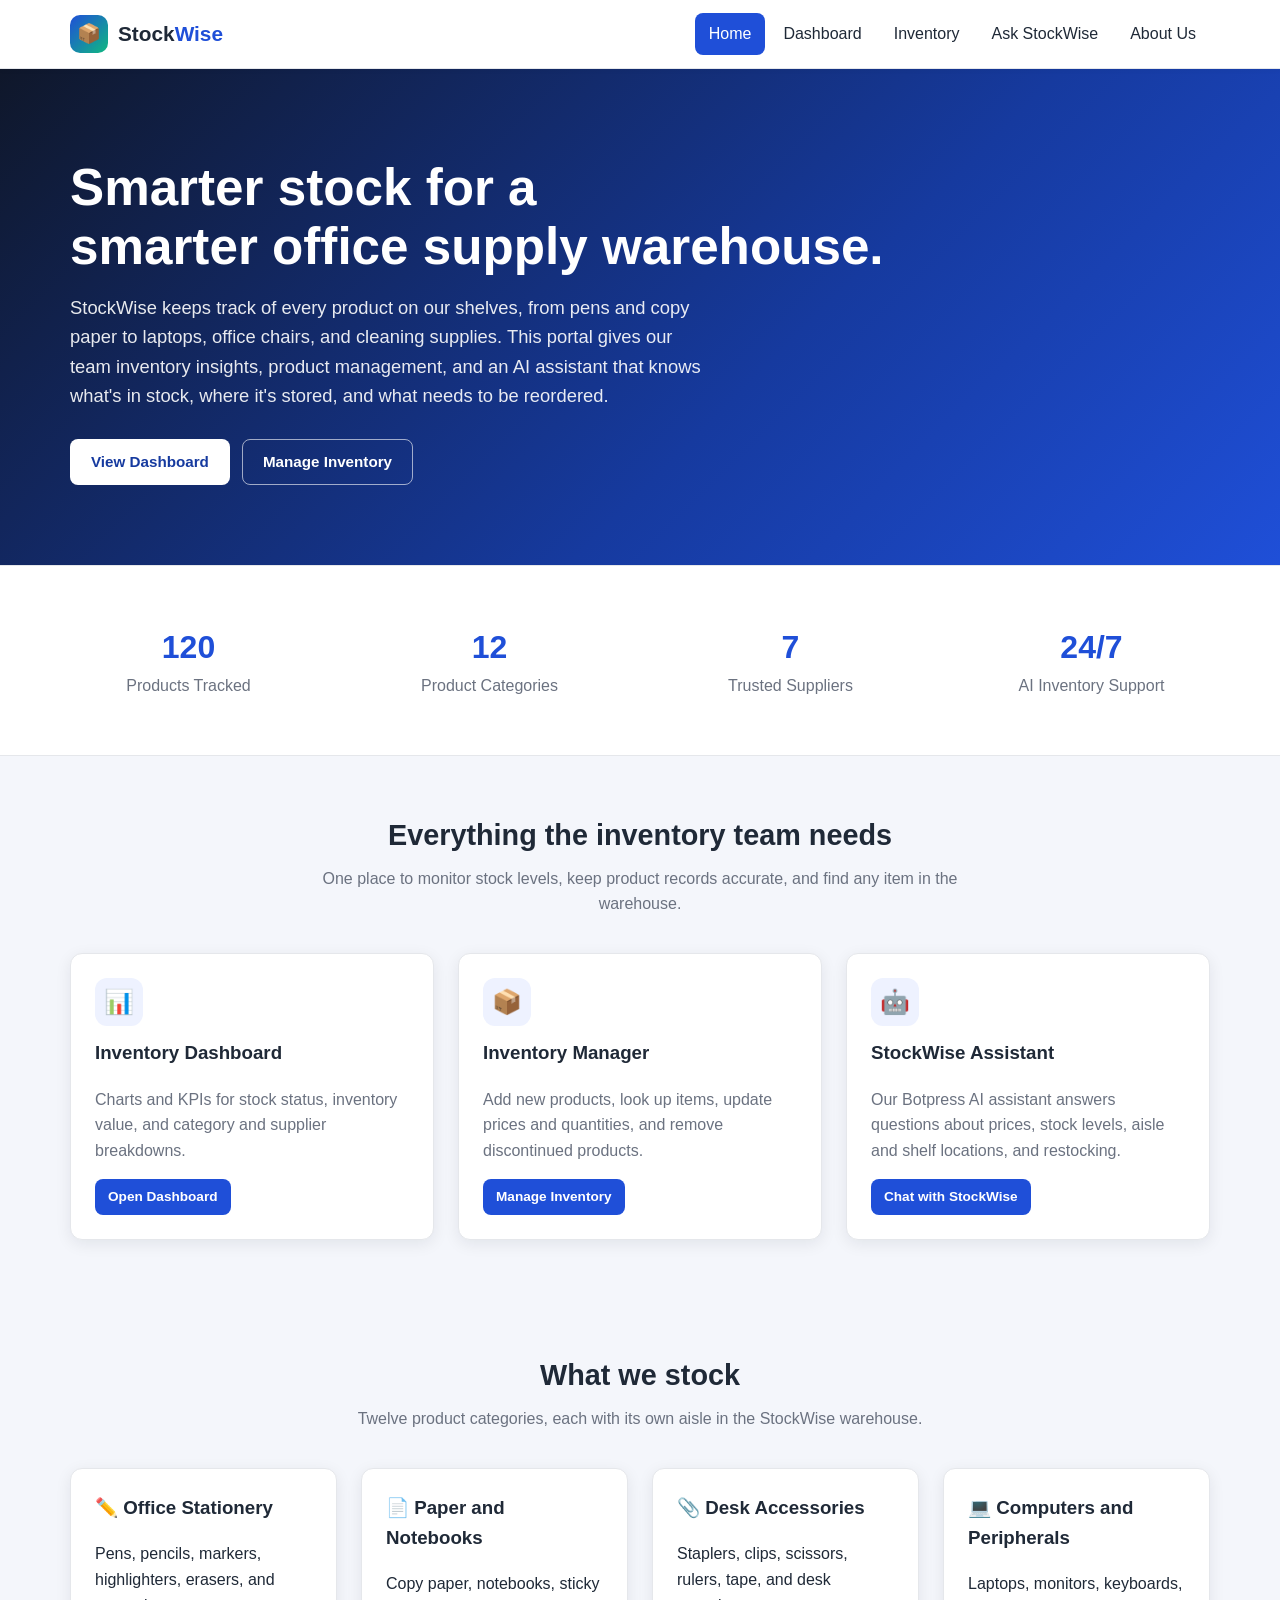
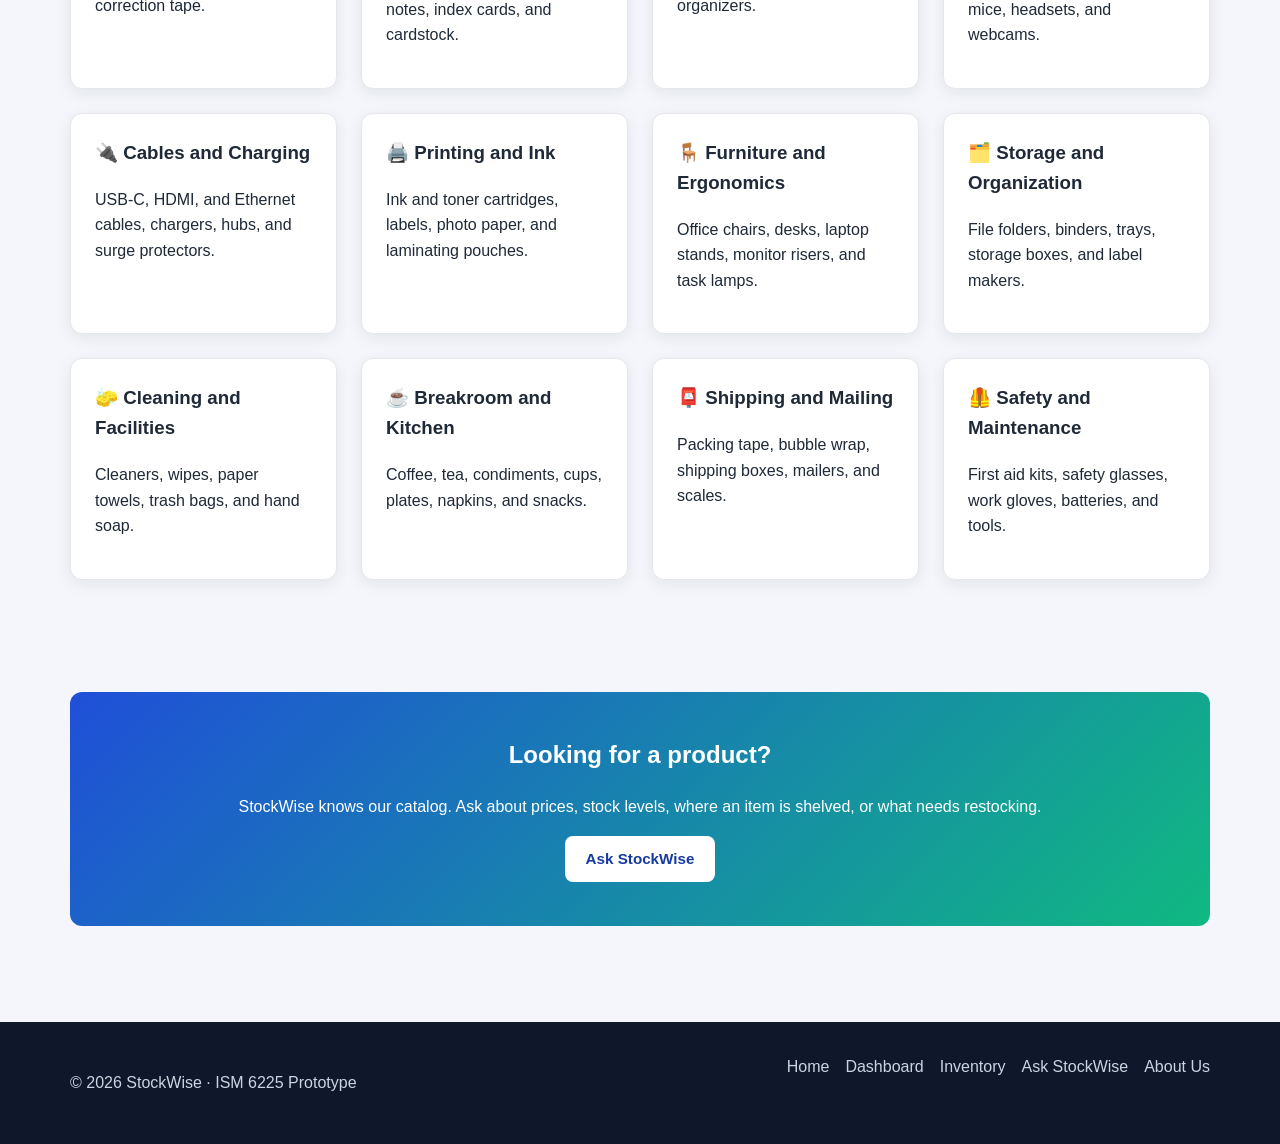
<file: index.html>
<!DOCTYPE html>
<html lang="en">
<head>
  <meta charset="UTF-8">
  <meta name="viewport" content="width=device-width, initial-scale=1.0">
  <meta name="description" content="StockWise - office supply inventory management with an AI-powered stock assistant.">
  <title>StockWise | Home</title>
  <link rel="stylesheet" href="css/site.css">
</head>
<body>
  <header class="site-header">
    <nav class="container nav-bar" aria-label="Main navigation">
      <a href="index.html" class="brand"><span class="brand-logo">📦</span><span>Stock<span class="highlight">Wise</span></span></a>
      <button class="nav-toggle" aria-label="Toggle menu" aria-expanded="false">☰</button>
      <ul class="nav-links">
        <li><a href="index.html">Home</a></li>
        <li><a href="dashboard.html">Dashboard</a></li>
        <li><a href="crud.html">Inventory</a></li>
        <li><a href="bot.html">Ask StockWise</a></li>
        <li><a href="aboutus.html">About Us</a></li>
      </ul>
    </nav>
  </header>

  <main>
    <section class="hero">
      <div class="container">
        <h1>Smarter stock for a<br>smarter office supply warehouse.</h1>
        <p>StockWise keeps track of every product on our shelves, from pens and copy paper to laptops, office chairs, and cleaning supplies. This portal gives our team inventory insights, product management, and an AI assistant that knows what's in stock, where it's stored, and what needs to be reordered.</p>
        <div class="hero-actions">
          <a href="dashboard.html" class="btn btn-light">View Dashboard</a>
          <a href="crud.html" class="btn btn-outline">Manage Inventory</a>
        </div>
      </div>
    </section>

    <section class="stats-band">
      <div class="container section grid grid-4">
        <div class="stat"><div class="value">120</div><div class="label">Products Tracked</div></div>
        <div class="stat"><div class="value">12</div><div class="label">Product Categories</div></div>
        <div class="stat"><div class="value">7</div><div class="label">Trusted Suppliers</div></div>
        <div class="stat"><div class="value">24/7</div><div class="label">AI Inventory Support</div></div>
      </div>
    </section>

    <section class="section">
      <div class="container">
        <h2 class="section-title">Everything the inventory team needs</h2>
        <p class="section-subtitle">One place to monitor stock levels, keep product records accurate, and find any item in the warehouse.</p>

        <div class="grid grid-3">
          <article class="card feature-card">
            <div class="feature-icon">📊</div>
            <h3>Inventory Dashboard</h3>
            <p>Charts and KPIs for stock status, inventory value, and category and supplier breakdowns.</p>
            <a href="dashboard.html" class="btn btn-primary btn-sm">Open Dashboard</a>
          </article>
          <article class="card feature-card">
            <div class="feature-icon">📦</div>
            <h3>Inventory Manager</h3>
            <p>Add new products, look up items, update prices and quantities, and remove discontinued products.</p>
            <a href="crud.html" class="btn btn-primary btn-sm">Manage Inventory</a>
          </article>
          <article class="card feature-card">
            <div class="feature-icon">🤖</div>
            <h3>StockWise Assistant</h3>
            <p>Our Botpress AI assistant answers questions about prices, stock levels, aisle and shelf locations, and restocking.</p>
            <a href="bot.html" class="btn btn-primary btn-sm">Chat with StockWise</a>
          </article>
        </div>
      </div>
    </section>

    <section class="section">
      <div class="container">
        <h2 class="section-title">What we stock</h2>
        <p class="section-subtitle">Twelve product categories, each with its own aisle in the StockWise warehouse.</p>
        <div class="grid grid-3">
          <div class="card"><h3>✏️ Office Stationery</h3><p>Pens, pencils, markers, highlighters, erasers, and correction tape.</p></div>
          <div class="card"><h3>📄 Paper and Notebooks</h3><p>Copy paper, notebooks, sticky notes, index cards, and cardstock.</p></div>
          <div class="card"><h3>📎 Desk Accessories</h3><p>Staplers, clips, scissors, rulers, tape, and desk organizers.</p></div>
          <div class="card"><h3>💻 Computers and Peripherals</h3><p>Laptops, monitors, keyboards, mice, headsets, and webcams.</p></div>
          <div class="card"><h3>🔌 Cables and Charging</h3><p>USB-C, HDMI, and Ethernet cables, chargers, hubs, and surge protectors.</p></div>
          <div class="card"><h3>🖨️ Printing and Ink</h3><p>Ink and toner cartridges, labels, photo paper, and laminating pouches.</p></div>
          <div class="card"><h3>🪑 Furniture and Ergonomics</h3><p>Office chairs, desks, laptop stands, monitor risers, and task lamps.</p></div>
          <div class="card"><h3>🗂️ Storage and Organization</h3><p>File folders, binders, trays, storage boxes, and label makers.</p></div>
          <div class="card"><h3>🧽 Cleaning and Facilities</h3><p>Cleaners, wipes, paper towels, trash bags, and hand soap.</p></div>
          <div class="card"><h3>☕ Breakroom and Kitchen</h3><p>Coffee, tea, condiments, cups, plates, napkins, and snacks.</p></div>
          <div class="card"><h3>📮 Shipping and Mailing</h3><p>Packing tape, bubble wrap, shipping boxes, mailers, and scales.</p></div>
          <div class="card"><h3>🦺 Safety and Maintenance</h3><p>First aid kits, safety glasses, work gloves, batteries, and tools.</p></div>
        </div>
      </div>
    </section>

    <section class="section">
      <div class="container">
        <div class="cta">
          <h2>Looking for a product?</h2>
          <p>StockWise knows our catalog. Ask about prices, stock levels, where an item is shelved, or what needs restocking.</p>
          <a href="bot.html" class="btn btn-light">Ask StockWise</a>
        </div>
      </div>
    </section>
  </main>

  <footer class="site-footer">
    <div class="container footer-inner">
      <p>&copy; <span id="year">2026</span> StockWise &middot; ISM 6225 Prototype</p>
      <ul class="footer-links">
        <li><a href="index.html">Home</a></li>
        <li><a href="dashboard.html">Dashboard</a></li>
        <li><a href="crud.html">Inventory</a></li>
        <li><a href="bot.html">Ask StockWise</a></li>
        <li><a href="aboutus.html">About Us</a></li>
      </ul>
    </div>
  </footer>

  <script src="js/main.js"></script>
</body>
</html>
</file>
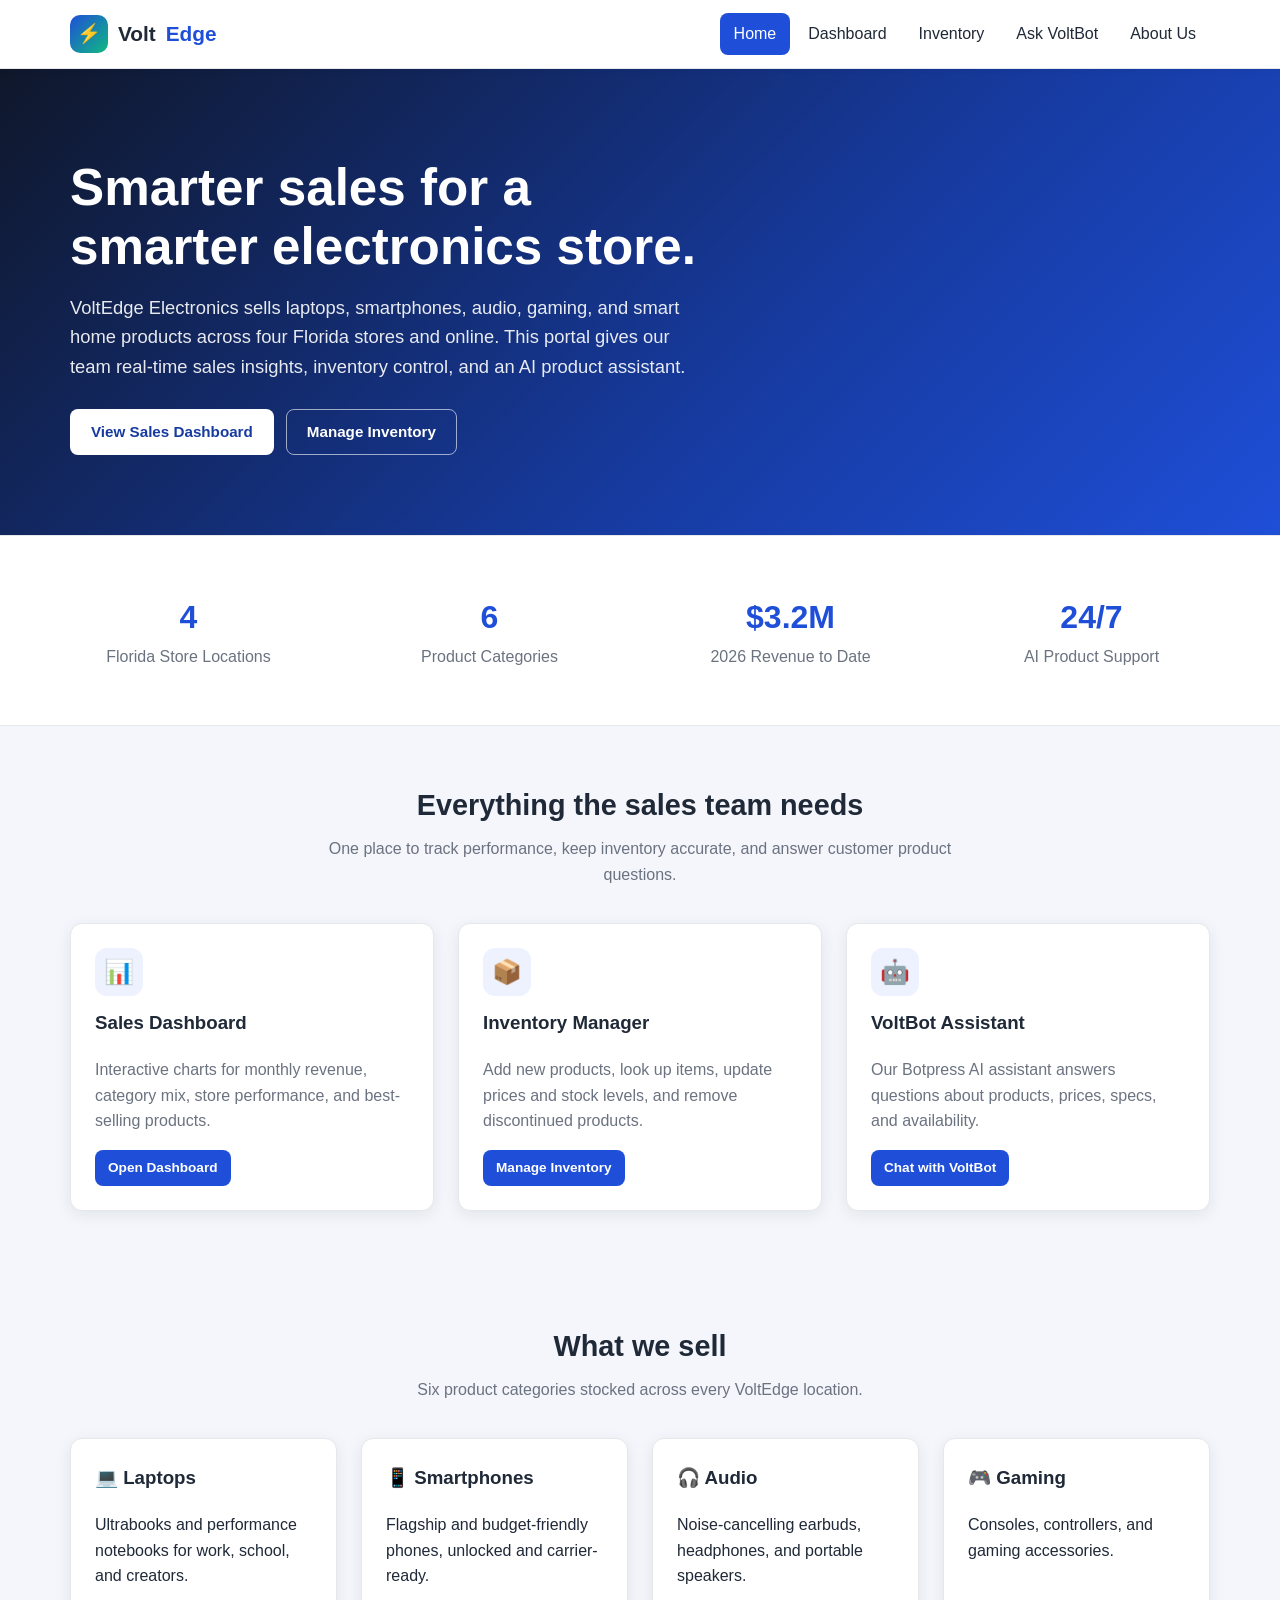
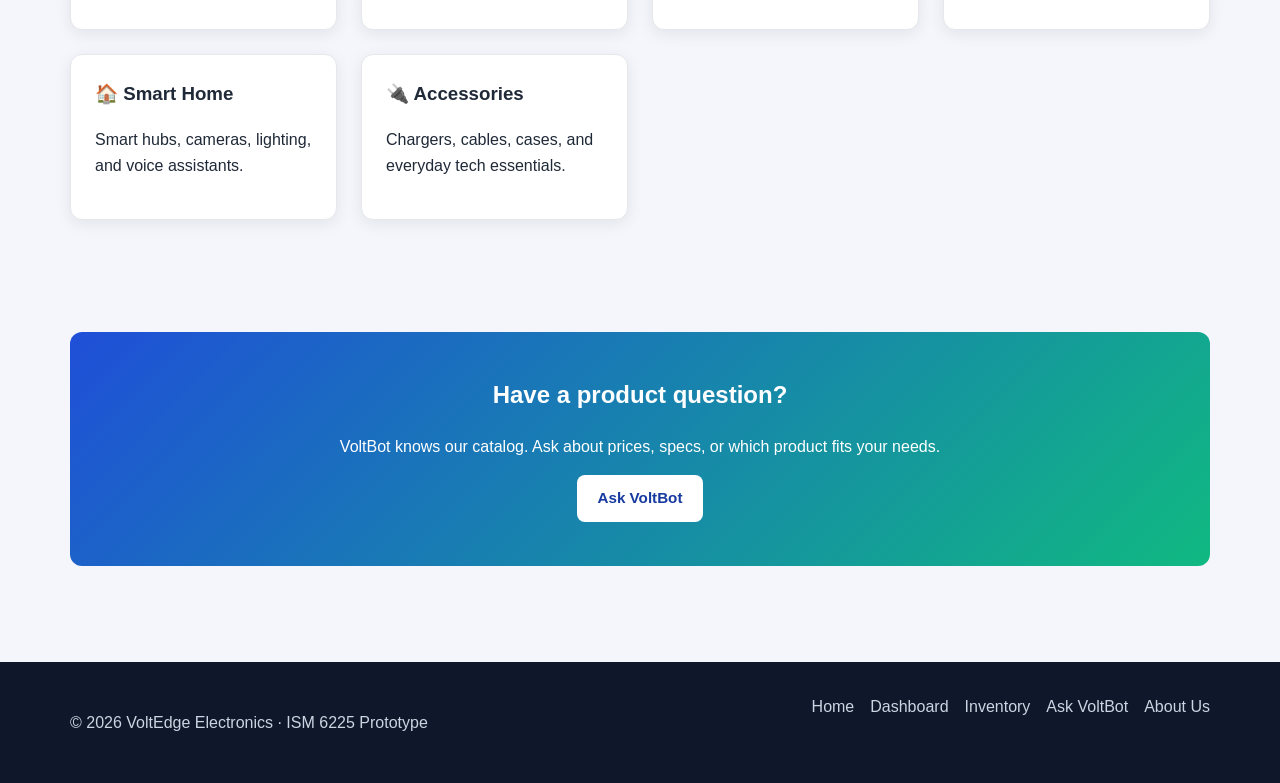
<file: Downloads/Botpress-Chatbot-html-css-js-ISM-6225-main/Botpress-Chatbot-html-css-js-ISM-6225-main/index.html>
<!DOCTYPE html>
<html lang="en">
<head>
  <meta charset="UTF-8">
  <meta name="viewport" content="width=device-width, initial-scale=1.0">
  <meta name="description" content="VoltEdge Electronics - consumer electronics sales and inventory management.">
  <title>VoltEdge Electronics | Home</title>
  <link rel="stylesheet" href="css/site.css">
</head>
<body>
  <header class="site-header">
    <nav class="container nav-bar" aria-label="Main navigation">
      <a href="index.html" class="brand"><span class="brand-logo">⚡</span>Volt<span class="highlight">Edge</span></a>
      <button class="nav-toggle" aria-label="Toggle menu" aria-expanded="false">☰</button>
      <ul class="nav-links">
        <li><a href="index.html">Home</a></li>
        <li><a href="dashboard.html">Dashboard</a></li>
        <li><a href="crud.html">Inventory</a></li>
        <li><a href="bot.html">Ask VoltBot</a></li>
        <li><a href="aboutus.html">About Us</a></li>
      </ul>
    </nav>
  </header>

  <main>
    <section class="hero">
      <div class="container">
        <h1>Smarter sales for a<br>smarter electronics store.</h1>
        <p>VoltEdge Electronics sells laptops, smartphones, audio, gaming, and smart home products across four Florida stores and online. This portal gives our team real-time sales insights, inventory control, and an AI product assistant.</p>
        <div class="hero-actions">
          <a href="dashboard.html" class="btn btn-light">View Sales Dashboard</a>
          <a href="crud.html" class="btn btn-outline">Manage Inventory</a>
        </div>
      </div>
    </section>

    <section class="stats-band">
      <div class="container section grid grid-4">
        <div class="stat"><div class="value">4</div><div class="label">Florida Store Locations</div></div>
        <div class="stat"><div class="value">6</div><div class="label">Product Categories</div></div>
        <div class="stat"><div class="value">$3.2M</div><div class="label">2026 Revenue to Date</div></div>
        <div class="stat"><div class="value">24/7</div><div class="label">AI Product Support</div></div>
      </div>
    </section>

    <section class="section">
      <div class="container">
        <h2 class="section-title">Everything the sales team needs</h2>
        <p class="section-subtitle">One place to track performance, keep inventory accurate, and answer customer product questions.</p>

        <div class="grid grid-3">
          <article class="card feature-card">
            <div class="feature-icon">📊</div>
            <h3>Sales Dashboard</h3>
            <p>Interactive charts for monthly revenue, category mix, store performance, and best-selling products.</p>
            <a href="dashboard.html" class="btn btn-primary btn-sm">Open Dashboard</a>
          </article>
          <article class="card feature-card">
            <div class="feature-icon">📦</div>
            <h3>Inventory Manager</h3>
            <p>Add new products, look up items, update prices and stock levels, and remove discontinued products.</p>
            <a href="crud.html" class="btn btn-primary btn-sm">Manage Inventory</a>
          </article>
          <article class="card feature-card">
            <div class="feature-icon">🤖</div>
            <h3>VoltBot Assistant</h3>
            <p>Our Botpress AI assistant answers questions about products, prices, specs, and availability.</p>
            <a href="bot.html" class="btn btn-primary btn-sm">Chat with VoltBot</a>
          </article>
        </div>
      </div>
    </section>

    <section class="section">
      <div class="container">
        <h2 class="section-title">What we sell</h2>
        <p class="section-subtitle">Six product categories stocked across every VoltEdge location.</p>
        <div class="grid grid-3">
          <div class="card"><h3>💻 Laptops</h3><p>Ultrabooks and performance notebooks for work, school, and creators.</p></div>
          <div class="card"><h3>📱 Smartphones</h3><p>Flagship and budget-friendly phones, unlocked and carrier-ready.</p></div>
          <div class="card"><h3>🎧 Audio</h3><p>Noise-cancelling earbuds, headphones, and portable speakers.</p></div>
          <div class="card"><h3>🎮 Gaming</h3><p>Consoles, controllers, and gaming accessories.</p></div>
          <div class="card"><h3>🏠 Smart Home</h3><p>Smart hubs, cameras, lighting, and voice assistants.</p></div>
          <div class="card"><h3>🔌 Accessories</h3><p>Chargers, cables, cases, and everyday tech essentials.</p></div>
        </div>
      </div>
    </section>

    <section class="section">
      <div class="container">
        <div class="cta">
          <h2>Have a product question?</h2>
          <p>VoltBot knows our catalog. Ask about prices, specs, or which product fits your needs.</p>
          <a href="bot.html" class="btn btn-light">Ask VoltBot</a>
        </div>
      </div>
    </section>
  </main>

  <footer class="site-footer">
    <div class="container footer-inner">
      <p>&copy; <span id="year">2026</span> VoltEdge Electronics &middot; ISM 6225 Prototype</p>
      <ul class="footer-links">
        <li><a href="index.html">Home</a></li>
        <li><a href="dashboard.html">Dashboard</a></li>
        <li><a href="crud.html">Inventory</a></li>
        <li><a href="bot.html">Ask VoltBot</a></li>
        <li><a href="aboutus.html">About Us</a></li>
      </ul>
    </div>
  </footer>

  <script src="js/main.js"></script>
</body>
</html>
</file>
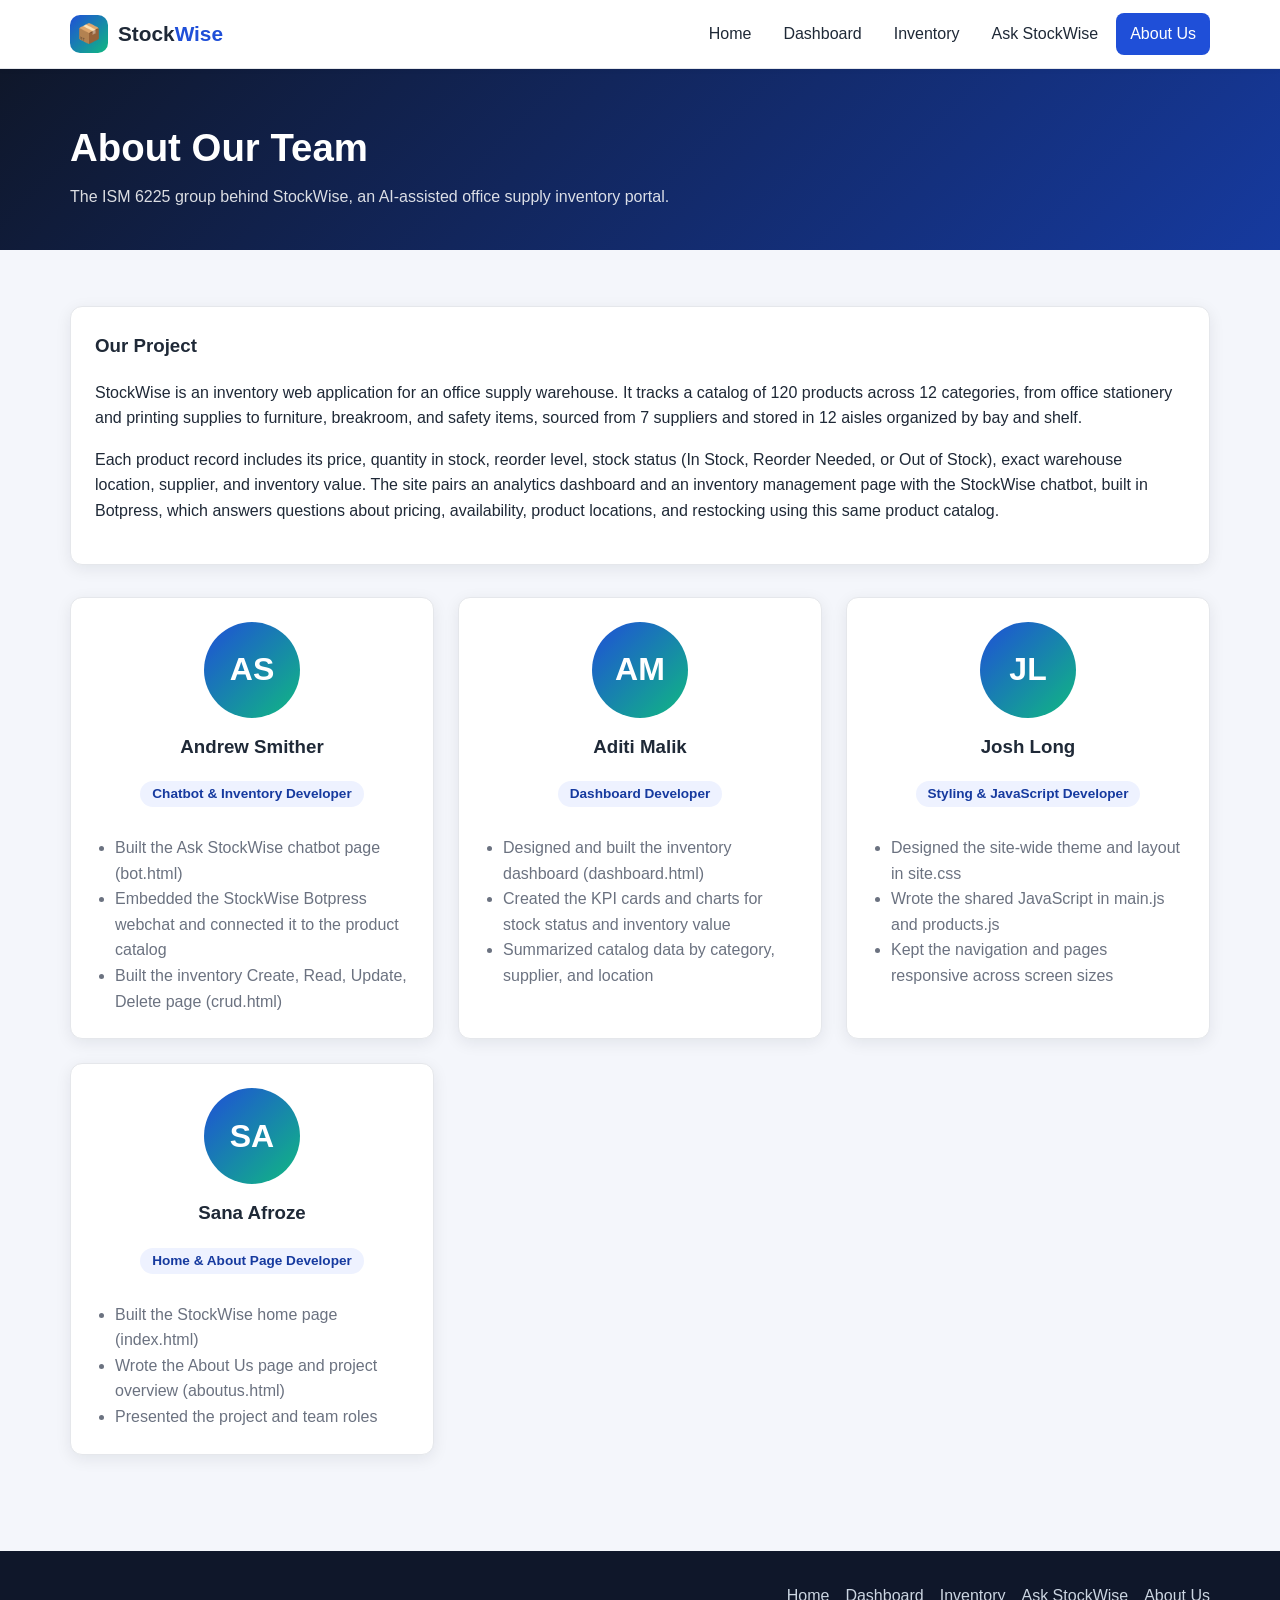
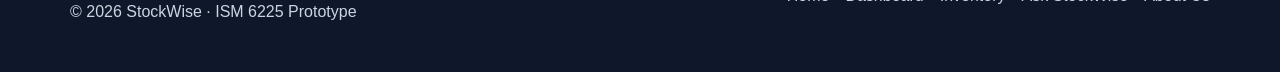
<file: aboutus.html>
<!DOCTYPE html>
<html lang="en">
<head>
  <meta charset="UTF-8">
  <meta name="viewport" content="width=device-width, initial-scale=1.0">
  <title>StockWise | About Us</title>
  <link rel="stylesheet" href="css/site.css">
</head>
<body>
  <header class="site-header">
    <nav class="container nav-bar" aria-label="Main navigation">
      <a href="index.html" class="brand"><span class="brand-logo">📦</span><span>Stock<span class="highlight">Wise</span></span></a>
      <button class="nav-toggle" aria-label="Toggle menu" aria-expanded="false">☰</button>
      <ul class="nav-links">
        <li><a href="index.html">Home</a></li>
        <li><a href="dashboard.html">Dashboard</a></li>
        <li><a href="crud.html">Inventory</a></li>
        <li><a href="bot.html">Ask StockWise</a></li>
        <li><a href="aboutus.html">About Us</a></li>
      </ul>
    </nav>
  </header>

  <main>
    <section class="page-header">
      <div class="container">
        <h1>About Our Team</h1>
        <p>The ISM 6225 group behind StockWise, an AI-assisted office supply inventory portal.</p>
      </div>
    </section>

    <section class="section">
      <div class="container">
        <div class="card" style="margin-bottom: 32px;">
          <h3>Our Project</h3>
          <p>StockWise is an inventory web application for an office supply warehouse. It tracks a catalog of 120 products across 12 categories, from office stationery and printing supplies to furniture, breakroom, and safety items, sourced from 7 suppliers and stored in 12 aisles organized by bay and shelf.</p>
          <p>Each product record includes its price, quantity in stock, reorder level, stock status (In Stock, Reorder Needed, or Out of Stock), exact warehouse location, supplier, and inventory value. The site pairs an analytics dashboard and an inventory management page with the StockWise chatbot, built in Botpress, which answers questions about pricing, availability, product locations, and restocking using this same product catalog.</p>
          <!-- <p><a href="https://cdn.botpress.cloud/webchat/v3.7/shareable.html?configUrl=https://files.bpcontent.cloud/2026/10/23/18/20261023184203-ZKYM89MN.json" target="_blank" rel="noopener">Open the StockWise chatbot in a new tab</a></p> -->
        </div>

        <div class="grid grid-2">
          <article class="card team-card">
            <div class="avatar">AS</div>
            <h3>Andrew Smither</h3>
            <span class="role">Chatbot &amp; Inventory Developer</span>
            <ul>
              <li>Built the Ask StockWise chatbot page (bot.html)</li>
              <li>Embedded the StockWise Botpress webchat and connected it to the product catalog</li>
              <li>Built the inventory Create, Read, Update, Delete page (crud.html)</li>
            </ul>
          </article>

          <article class="card team-card">
            <div class="avatar">AM</div>
            <h3>Aditi Malik</h3>
            <span class="role">Dashboard Developer</span>
            <ul>
              <li>Designed and built the inventory dashboard (dashboard.html)</li>
              <li>Created the KPI cards and charts for stock status and inventory value</li>
              <li>Summarized catalog data by category, supplier, and location</li>
            </ul>
          </article>

          <article class="card team-card">
            <div class="avatar">JL</div>
            <h3>Josh Long</h3>
            <span class="role">Styling &amp; JavaScript Developer</span>
            <ul>
              <li>Designed the site-wide theme and layout in site.css</li>
              <li>Wrote the shared JavaScript in main.js and products.js</li>
              <li>Kept the navigation and pages responsive across screen sizes</li>
            </ul>
          </article>

          <article class="card team-card">
            <div class="avatar">SA</div>
            <h3>Sana Afroze</h3>
            <span class="role">Home &amp; About Page Developer</span>
            <ul>
              <li>Built the StockWise home page (index.html)</li>
              <li>Wrote the About Us page and project overview (aboutus.html)</li>
              <li>Presented the project and team roles</li>
            </ul>
          </article>
        </div>
      </div>
    </section>
  </main>

  <footer class="site-footer">
    <div class="container footer-inner">
      <p>&copy; <span id="year">2026</span> StockWise &middot; ISM 6225 Prototype</p>
      <ul class="footer-links">
        <li><a href="index.html">Home</a></li>
        <li><a href="dashboard.html">Dashboard</a></li>
        <li><a href="crud.html">Inventory</a></li>
        <li><a href="bot.html">Ask StockWise</a></li>
        <li><a href="aboutus.html">About Us</a></li>
      </ul>
    </div>
  </footer>

  <script src="js/main.js"></script>
</body>
</html>
</file>
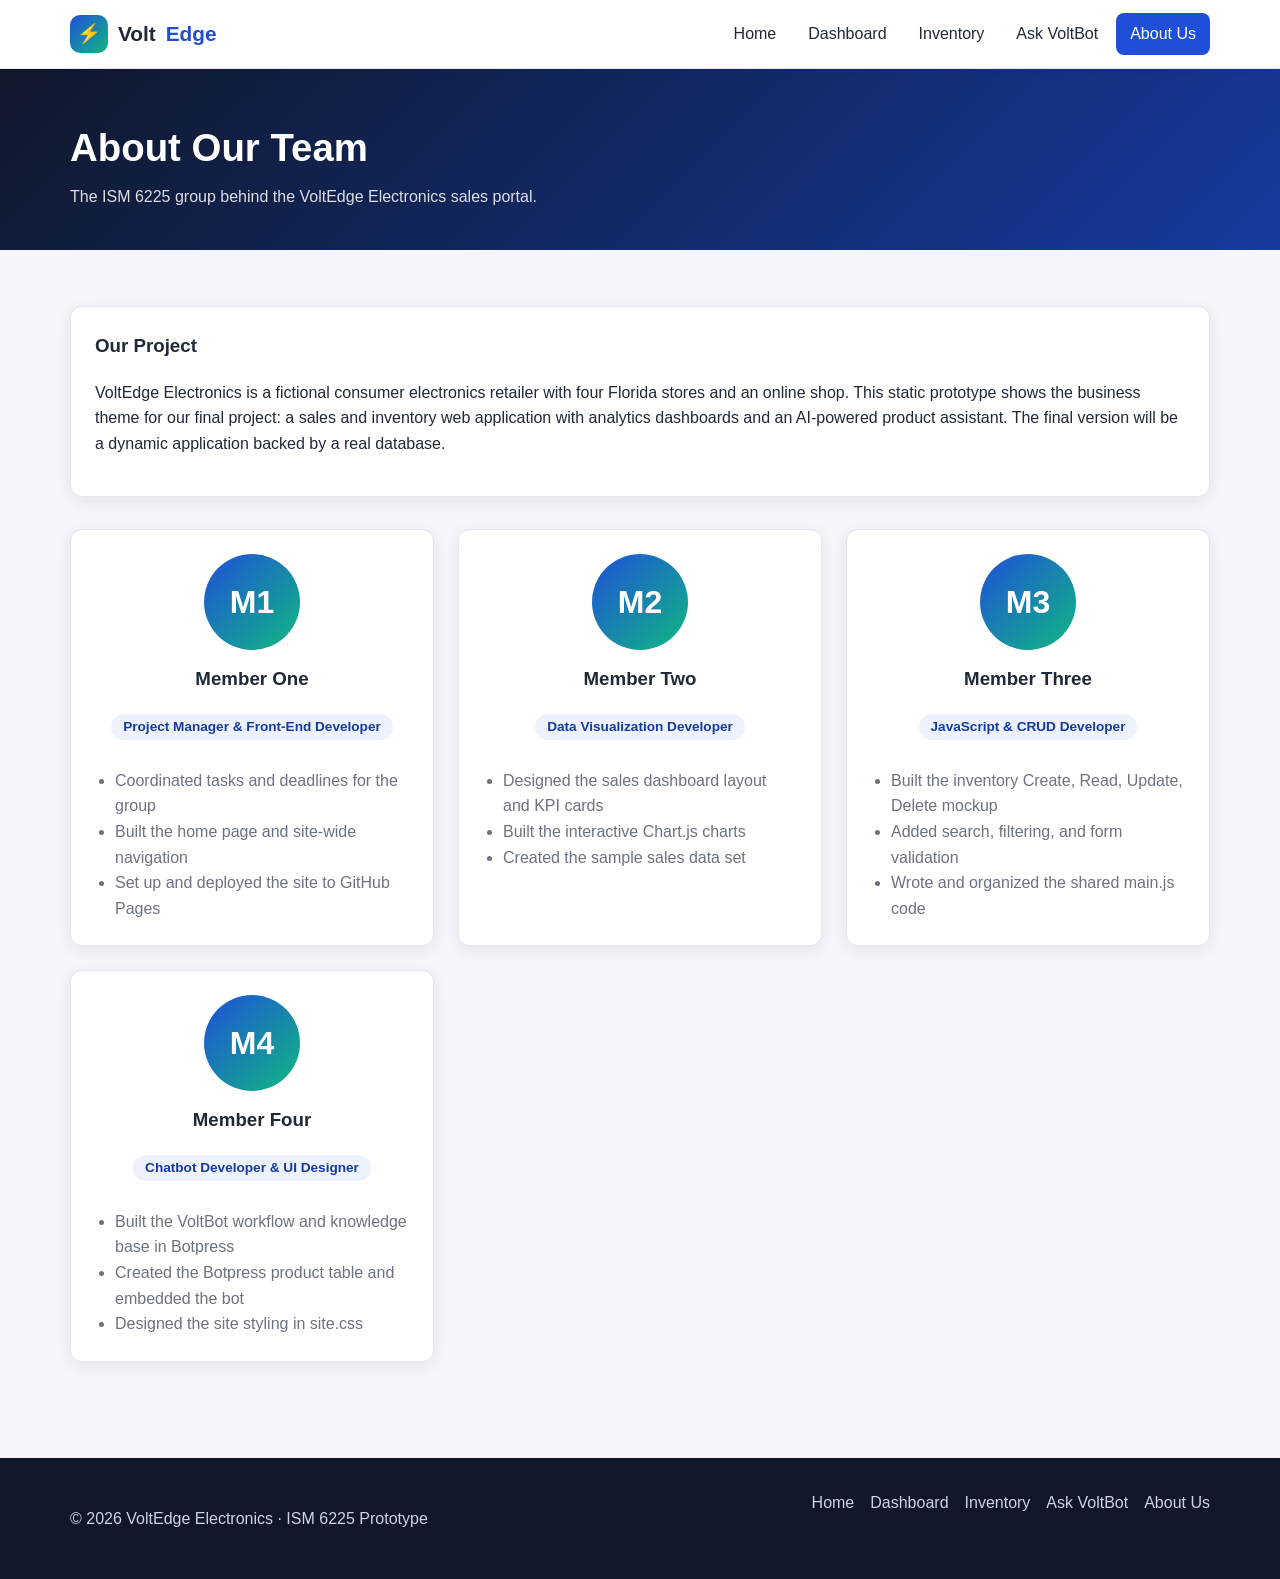
<file: Downloads/Botpress-Chatbot-html-css-js-ISM-6225-main/Botpress-Chatbot-html-css-js-ISM-6225-main/aboutus.html>
<!DOCTYPE html>
<html lang="en">
<head>
  <meta charset="UTF-8">
  <meta name="viewport" content="width=device-width, initial-scale=1.0">
  <title>VoltEdge Electronics | About Us</title>
  <link rel="stylesheet" href="css/site.css">
</head>
<body>
  <header class="site-header">
    <nav class="container nav-bar" aria-label="Main navigation">
      <a href="index.html" class="brand"><span class="brand-logo">⚡</span>Volt<span class="highlight">Edge</span></a>
      <button class="nav-toggle" aria-label="Toggle menu" aria-expanded="false">☰</button>
      <ul class="nav-links">
        <li><a href="index.html">Home</a></li>
        <li><a href="dashboard.html">Dashboard</a></li>
        <li><a href="crud.html">Inventory</a></li>
        <li><a href="bot.html">Ask VoltBot</a></li>
        <li><a href="aboutus.html">About Us</a></li>
      </ul>
    </nav>
  </header>

  <main>
    <section class="page-header">
      <div class="container">
        <h1>About Our Team</h1>
        <p>The ISM 6225 group behind the VoltEdge Electronics sales portal.</p>
      </div>
    </section>

    <section class="section">
      <div class="container">
        <div class="card" style="margin-bottom: 32px;">
          <h3>Our Project</h3>
          <p>VoltEdge Electronics is a fictional consumer electronics retailer with four Florida stores and an online shop. This static prototype shows the business theme for our final project: a sales and inventory web application with analytics dashboards and an AI-powered product assistant. The final version will be a dynamic application backed by a real database.</p>
        </div>

        <!-- Replace the names, roles, and contributions below with your group's details -->
        <div class="grid grid-2">
          <article class="card team-card">
            <div class="avatar">M1</div>
            <h3>Member One</h3>
            <span class="role">Project Manager &amp; Front-End Developer</span>
            <ul>
              <li>Coordinated tasks and deadlines for the group</li>
              <li>Built the home page and site-wide navigation</li>
              <li>Set up and deployed the site to GitHub Pages</li>
            </ul>
          </article>

          <article class="card team-card">
            <div class="avatar">M2</div>
            <h3>Member Two</h3>
            <span class="role">Data Visualization Developer</span>
            <ul>
              <li>Designed the sales dashboard layout and KPI cards</li>
              <li>Built the interactive Chart.js charts</li>
              <li>Created the sample sales data set</li>
            </ul>
          </article>

          <article class="card team-card">
            <div class="avatar">M3</div>
            <h3>Member Three</h3>
            <span class="role">JavaScript &amp; CRUD Developer</span>
            <ul>
              <li>Built the inventory Create, Read, Update, Delete mockup</li>
              <li>Added search, filtering, and form validation</li>
              <li>Wrote and organized the shared main.js code</li>
            </ul>
          </article>

          <article class="card team-card">
            <div class="avatar">M4</div>
            <h3>Member Four</h3>
            <span class="role">Chatbot Developer &amp; UI Designer</span>
            <ul>
              <li>Built the VoltBot workflow and knowledge base in Botpress</li>
              <li>Created the Botpress product table and embedded the bot</li>
              <li>Designed the site styling in site.css</li>
            </ul>
          </article>
        </div>
      </div>
    </section>
  </main>

  <footer class="site-footer">
    <div class="container footer-inner">
      <p>&copy; <span id="year">2026</span> VoltEdge Electronics &middot; ISM 6225 Prototype</p>
      <ul class="footer-links">
        <li><a href="index.html">Home</a></li>
        <li><a href="dashboard.html">Dashboard</a></li>
        <li><a href="crud.html">Inventory</a></li>
        <li><a href="bot.html">Ask VoltBot</a></li>
        <li><a href="aboutus.html">About Us</a></li>
      </ul>
    </div>
  </footer>

  <script src="js/main.js"></script>
</body>
</html>
</file>
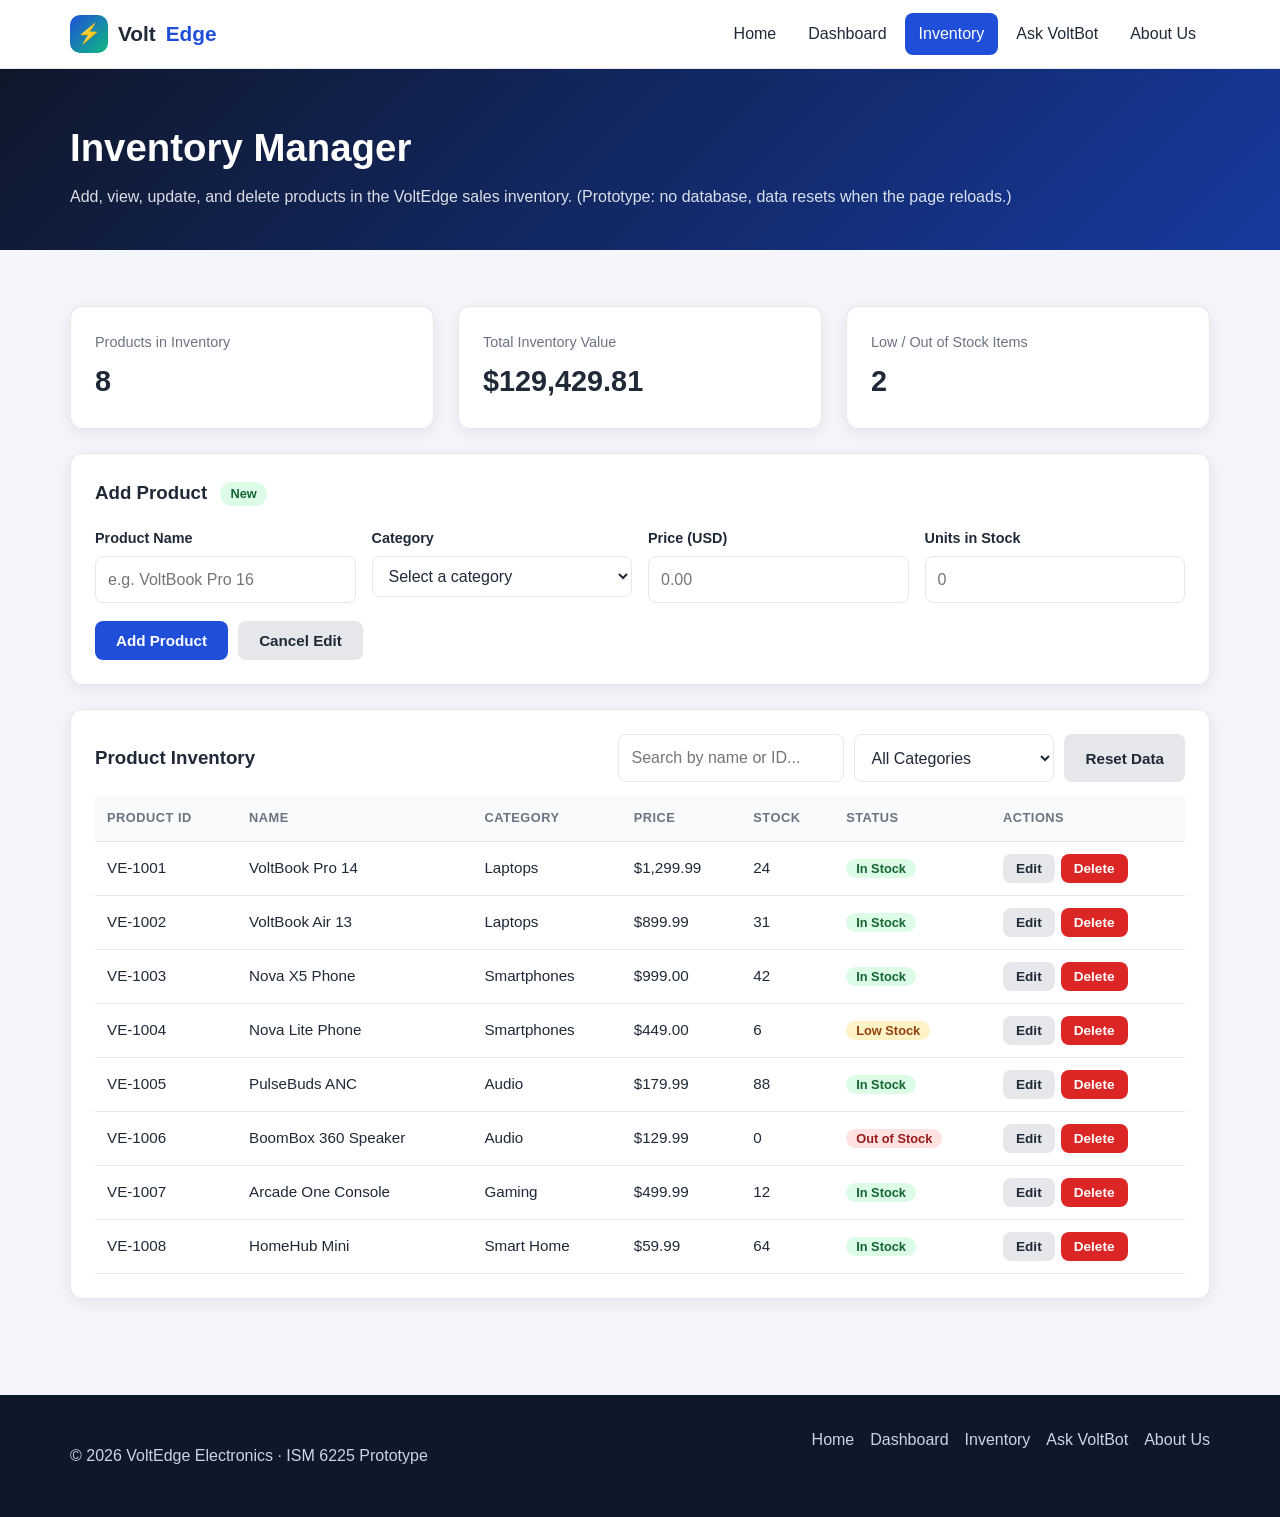
<file: Downloads/Botpress-Chatbot-html-css-js-ISM-6225-main/Botpress-Chatbot-html-css-js-ISM-6225-main/crud.html>
<!DOCTYPE html>
<html lang="en">
<head>
  <meta charset="UTF-8">
  <meta name="viewport" content="width=device-width, initial-scale=1.0">
  <title>VoltEdge Electronics | Inventory</title>
  <link rel="stylesheet" href="css/site.css">
</head>
<body>
  <header class="site-header">
    <nav class="container nav-bar" aria-label="Main navigation">
      <a href="index.html" class="brand"><span class="brand-logo">⚡</span>Volt<span class="highlight">Edge</span></a>
      <button class="nav-toggle" aria-label="Toggle menu" aria-expanded="false">☰</button>
      <ul class="nav-links">
        <li><a href="index.html">Home</a></li>
        <li><a href="dashboard.html">Dashboard</a></li>
        <li><a href="crud.html">Inventory</a></li>
        <li><a href="bot.html">Ask VoltBot</a></li>
        <li><a href="aboutus.html">About Us</a></li>
      </ul>
    </nav>
  </header>

  <main>
    <section class="page-header">
      <div class="container">
        <h1>Inventory Manager</h1>
        <p>Add, view, update, and delete products in the VoltEdge sales inventory. (Prototype: no database, data resets when the page reloads.)</p>
      </div>
    </section>

    <section class="section">
      <div class="container">
        <div class="grid grid-3" style="margin-bottom: 24px;">
          <div class="card kpi">
            <span class="kpi-label">Products in Inventory</span>
            <span class="kpi-value" id="productCount">0</span>
          </div>
          <div class="card kpi">
            <span class="kpi-label">Total Inventory Value</span>
            <span class="kpi-value" id="inventoryValue">$0.00</span>
          </div>
          <div class="card kpi">
            <span class="kpi-label">Low / Out of Stock Items</span>
            <span class="kpi-value" id="lowStockCount">0</span>
          </div>
        </div>

        <!-- Create / Update form -->
        <div class="card" style="margin-bottom: 24px;">
          <h3 id="formTitle">Add Product <span class="mode-badge">New</span></h3>
          <form id="productForm" novalidate>
            <input type="hidden" id="productId">
            <div class="form-grid">
              <div class="form-group">
                <label for="productName">Product Name</label>
                <input type="text" id="productName" placeholder="e.g. VoltBook Pro 16" required maxlength="60">
              </div>
              <div class="form-group">
                <label for="productCategory">Category</label>
                <select id="productCategory" required>
                  <option value="">Select a category</option>
                  <option>Laptops</option>
                  <option>Smartphones</option>
                  <option>Audio</option>
                  <option>Gaming</option>
                  <option>Smart Home</option>
                  <option>Accessories</option>
                </select>
              </div>
              <div class="form-group">
                <label for="productPrice">Price (USD)</label>
                <input type="number" id="productPrice" placeholder="0.00" min="0" step="0.01" required>
              </div>
              <div class="form-group">
                <label for="productStock">Units in Stock</label>
                <input type="number" id="productStock" placeholder="0" min="0" step="1" required>
              </div>
            </div>
            <div class="form-actions">
              <button type="submit" class="btn btn-primary" id="submitBtn">Add Product</button>
              <button type="button" class="btn btn-secondary" id="cancelEdit" hidden>Cancel Edit</button>
            </div>
          </form>
        </div>

        <!-- Read table -->
        <div class="card">
          <div class="table-toolbar">
            <h3 style="margin: 0;">Product Inventory</h3>
            <div style="display: flex; flex-wrap: wrap; gap: 10px;">
              <input type="search" id="searchInput" placeholder="Search by name or ID..." aria-label="Search products">
              <select id="categoryFilter" aria-label="Filter by category">
                <option value="">All Categories</option>
                <option>Laptops</option>
                <option>Smartphones</option>
                <option>Audio</option>
                <option>Gaming</option>
                <option>Smart Home</option>
                <option>Accessories</option>
              </select>
              <button type="button" class="btn btn-secondary" id="resetData">Reset Data</button>
            </div>
          </div>
          <div class="table-responsive">
            <table>
              <thead>
                <tr>
                  <th>Product ID</th>
                  <th>Name</th>
                  <th>Category</th>
                  <th>Price</th>
                  <th>Stock</th>
                  <th>Status</th>
                  <th>Actions</th>
                </tr>
              </thead>
              <tbody id="productTableBody"></tbody>
            </table>
          </div>
        </div>
      </div>
    </section>
  </main>

  <footer class="site-footer">
    <div class="container footer-inner">
      <p>&copy; <span id="year">2026</span> VoltEdge Electronics &middot; ISM 6225 Prototype</p>
      <ul class="footer-links">
        <li><a href="index.html">Home</a></li>
        <li><a href="dashboard.html">Dashboard</a></li>
        <li><a href="crud.html">Inventory</a></li>
        <li><a href="bot.html">Ask VoltBot</a></li>
        <li><a href="aboutus.html">About Us</a></li>
      </ul>
    </div>
  </footer>

  <div class="toast" id="toast" role="status" aria-live="polite"></div>

  <script src="js/main.js"></script>
</body>
</html>
</file>
<file: css/site.css>
/* =========================================================
   StockWise - site.css
   All website styles live in this file.
   ========================================================= */

:root {
  --primary: #1f4fd8;
  --primary-dark: #163a9f;
  --accent: #10b981;
  --danger: #dc2626;
  --warning: #f59e0b;
  --bg: #f4f6fb;
  --surface: #ffffff;
  --text: #1f2937;
  --muted: #6b7280;
  --border: #e5e7eb;
  --radius: 12px;
  --shadow: 0 4px 16px rgba(17, 24, 39, 0.08);
  --max-width: 1180px;
}

* {
  box-sizing: border-box;
}

html {
  scroll-behavior: smooth;
}

body {
  margin: 0;
  font-family: "Segoe UI", Roboto, Helvetica, Arial, sans-serif;
  background: var(--bg);
  color: var(--text);
  line-height: 1.6;
  display: flex;
  flex-direction: column;
  min-height: 100vh;
}

main {
  flex: 1;
}

a {
  color: var(--primary);
}

img {
  max-width: 100%;
}

.container {
  width: 100%;
  max-width: var(--max-width);
  margin: 0 auto;
  padding: 0 20px;
}

/* ---------- Navigation ---------- */
.site-header {
  background: var(--surface);
  border-bottom: 1px solid var(--border);
  position: sticky;
  top: 0;
  z-index: 100;
  box-shadow: 0 1px 6px rgba(0, 0, 0, 0.04);
}

.nav-bar {
  display: flex;
  align-items: center;
  justify-content: space-between;
  height: 68px;
}

.brand {
  display: flex;
  align-items: center;
  gap: 10px;
  font-size: 1.3rem;
  font-weight: 700;
  color: var(--text);
  text-decoration: none;
}

.brand-logo {
  display: grid;
  place-items: center;
  width: 38px;
  height: 38px;
  border-radius: 10px;
  background: linear-gradient(135deg, var(--primary), var(--accent));
  color: #fff;
  font-size: 1.2rem;
}

.brand span.highlight {
  color: var(--primary);
}

.nav-links {
  display: flex;
  gap: 4px;
  list-style: none;
  margin: 0;
  padding: 0;
}

.nav-links a {
  display: block;
  padding: 8px 14px;
  border-radius: 8px;
  color: var(--text);
  text-decoration: none;
  font-weight: 500;
  transition: background 0.2s, color 0.2s;
}

.nav-links a:hover {
  background: #eef2ff;
  color: var(--primary);
}

.nav-links a.active {
  background: var(--primary);
  color: #fff;
}

.nav-toggle {
  display: none;
  background: none;
  border: 1px solid var(--border);
  border-radius: 8px;
  font-size: 1.4rem;
  padding: 4px 12px;
  cursor: pointer;
  color: var(--text);
}

/* ---------- Hero ---------- */
.hero {
  background: linear-gradient(135deg, #0f172a 0%, var(--primary-dark) 60%, var(--primary) 100%);
  color: #fff;
  padding: 90px 0 80px;
}

.hero h1 {
  font-size: clamp(2rem, 5vw, 3.2rem);
  line-height: 1.15;
  margin: 0 0 16px;
}

.hero p {
  font-size: 1.15rem;
  max-width: 640px;
  opacity: 0.9;
  margin: 0 0 28px;
}

.hero-actions {
  display: flex;
  flex-wrap: wrap;
  gap: 12px;
}

.page-header {
  background: linear-gradient(135deg, #0f172a, var(--primary-dark));
  color: #fff;
  padding: 48px 0 40px;
}

.page-header h1 {
  margin: 0 0 6px;
  font-size: clamp(1.7rem, 4vw, 2.4rem);
}

.page-header p {
  margin: 0;
  opacity: 0.85;
}

/* ---------- Buttons ---------- */
.btn {
  display: inline-block;
  padding: 10px 20px;
  border-radius: 8px;
  border: 1px solid transparent;
  font-size: 0.95rem;
  font-weight: 600;
  text-decoration: none;
  cursor: pointer;
  transition: background 0.2s, transform 0.1s;
}

.btn:active {
  transform: translateY(1px);
}

.btn-primary {
  background: var(--primary);
  color: #fff;
}

.btn-primary:hover {
  background: var(--primary-dark);
}

.btn-light {
  background: #fff;
  color: var(--primary-dark);
}

.btn-light:hover {
  background: #e0e7ff;
}

.btn-outline {
  background: transparent;
  color: #fff;
  border-color: rgba(255, 255, 255, 0.6);
}

.btn-outline:hover {
  background: rgba(255, 255, 255, 0.1);
}

.btn-secondary {
  background: #e5e7eb;
  color: var(--text);
}

.btn-secondary:hover {
  background: #d1d5db;
}

.btn-danger {
  background: var(--danger);
  color: #fff;
}

.btn-danger:hover {
  background: #b91c1c;
}

.btn-sm {
  padding: 6px 12px;
  font-size: 0.85rem;
}

/* ---------- Sections & Cards ---------- */
.section {
  padding: 56px 0;
}

.section-title {
  text-align: center;
  margin: 0 0 8px;
  font-size: 1.8rem;
}

.section-subtitle {
  text-align: center;
  color: var(--muted);
  margin: 0 auto 36px;
  max-width: 640px;
}

.grid {
  display: grid;
  gap: 24px;
}

.grid-2 {
  grid-template-columns: repeat(auto-fit, minmax(320px, 1fr));
}

.grid-3 {
  grid-template-columns: repeat(auto-fit, minmax(260px, 1fr));
}

.grid-4 {
  grid-template-columns: repeat(auto-fit, minmax(200px, 1fr));
}

.card {
  background: var(--surface);
  border: 1px solid var(--border);
  border-radius: var(--radius);
  box-shadow: var(--shadow);
  padding: 24px;
}

.bot-layout {
  display: grid;
  grid-template-columns: minmax(0, 1.65fr) minmax(260px, 0.9fr);
  gap: 24px;
  align-items: start;
}

.bot-chat-card {
  width: 100%;
  max-width: 420px;
  min-height: 250px;
  margin: 0 auto;
  align-self: start;
  display: flex;
  flex-direction: column;
  justify-content: center;
}

.bot-chat-card h3 {
  margin-bottom: 16px;
}

.bot-chat-card p {
  margin: 0 0 16px;
}

.card h3 {
  margin-top: 0;
}

.feature-icon {
  display: grid;
  place-items: center;
  width: 48px;
  height: 48px;
  border-radius: 12px;
  background: #eef2ff;
  font-size: 1.5rem;
  margin-bottom: 12px;
}

.feature-card p {
  color: var(--muted);
  margin-bottom: 16px;
}

.stats-band {
  background: var(--surface);
  border-top: 1px solid var(--border);
  border-bottom: 1px solid var(--border);
}

.stat {
  text-align: center;
}

.stat .value {
  font-size: 2rem;
  font-weight: 700;
  color: var(--primary);
}

.stat .label {
  color: var(--muted);
}

.cta {
  text-align: center;
  background: linear-gradient(135deg, var(--primary), var(--accent));
  color: #fff;
  border-radius: var(--radius);
  padding: 44px 24px;
}

.cta h2 {
  margin-top: 0;
}

/* ---------- KPI cards (dashboard) ---------- */
.kpi {
  display: flex;
  flex-direction: column;
  gap: 4px;
}

.kpi .kpi-label {
  color: var(--muted);
  font-size: 0.9rem;
}

.kpi .kpi-value {
  font-size: 1.8rem;
  font-weight: 700;
}

.kpi .kpi-change {
  font-size: 0.85rem;
  font-weight: 600;
}

.kpi .up {
  color: var(--accent);
}

.kpi .down {
  color: var(--danger);
}

.chart-card {
  display: flex;
  flex-direction: column;
}

.chart-header {
  display: flex;
  flex-wrap: wrap;
  align-items: center;
  justify-content: space-between;
  gap: 10px;
  margin-bottom: 12px;
}

.chart-header h3 {
  margin: 0;
}

.chart-wrap {
  position: relative;
  height: 320px;
}

.chart-wide {
  grid-column: 1 / -1;
}

.dashboard-controls {
  display: flex;
  flex-wrap: wrap;
  align-items: center;
  gap: 12px;
  margin-bottom: 24px;
}

/* ---------- Team (about us) ---------- */
.team-card {
  text-align: center;
}

.avatar {
  width: 96px;
  height: 96px;
  border-radius: 50%;
  margin: 0 auto 14px;
  display: grid;
  place-items: center;
  font-size: 2rem;
  font-weight: 700;
  color: #fff;
  background: linear-gradient(135deg, var(--primary), var(--accent));
}

.role {
  display: inline-block;
  background: #eef2ff;
  color: var(--primary-dark);
  border-radius: 999px;
  padding: 2px 12px;
  font-size: 0.85rem;
  font-weight: 600;
  margin-bottom: 12px;
}

.team-card ul {
  text-align: left;
  padding-left: 20px;
  color: var(--muted);
  margin-bottom: 0;
}

/* ---------- Forms ---------- */
.form-grid {
  display: grid;
  grid-template-columns: repeat(auto-fit, minmax(200px, 1fr));
  gap: 16px;
}

.form-group {
  display: flex;
  flex-direction: column;
  gap: 6px;
}

.form-group.full {
  grid-column: 1 / -1;
}

label {
  font-weight: 600;
  font-size: 0.9rem;
}

input,
select,
textarea {
  font: inherit;
  padding: 10px 12px;
  border: 1px solid var(--border);
  border-radius: 8px;
  background: #fff;
  color: var(--text);
}

input:focus,
select:focus,
textarea:focus {
  outline: 2px solid #c7d2fe;
  border-color: var(--primary);
}

.form-actions {
  display: flex;
  flex-wrap: wrap;
  gap: 10px;
  margin-top: 18px;
}

.mode-badge {
  display: inline-block;
  padding: 2px 10px;
  border-radius: 999px;
  font-size: 0.8rem;
  font-weight: 700;
  background: #dcfce7;
  color: #166534;
  margin-left: 8px;
  vertical-align: middle;
}

.mode-badge.edit {
  background: #fef3c7;
  color: #92400e;
}

/* ---------- Tables ---------- */
.table-toolbar {
  display: flex;
  flex-wrap: wrap;
  justify-content: space-between;
  align-items: center;
  gap: 12px;
  margin-bottom: 14px;
}

.table-toolbar input,
.table-toolbar select {
  min-width: 200px;
}

.table-responsive {
  width: 100%;
  overflow-x: auto;
}

table {
  width: 100%;
  border-collapse: collapse;
  font-size: 0.95rem;
}

th,
td {
  text-align: left;
  padding: 12px;
  border-bottom: 1px solid var(--border);
  white-space: nowrap;
}

th {
  background: #f9fafb;
  font-size: 0.8rem;
  text-transform: uppercase;
  letter-spacing: 0.04em;
  color: var(--muted);
}

tbody tr:hover {
  background: #f9fafb;
}

td.actions {
  display: flex;
  gap: 6px;
}

.empty-row td {
  text-align: center;
  color: var(--muted);
  padding: 28px;
}

.stock-badge {
  padding: 2px 10px;
  border-radius: 999px;
  font-size: 0.8rem;
  font-weight: 600;
}

.stock-ok {
  background: #dcfce7;
  color: #166534;
}

.stock-low {
  background: #fef3c7;
  color: #92400e;
}

.stock-out {
  background: #fee2e2;
  color: #991b1b;
}

/* ---------- Toast ---------- */
.toast {
  position: fixed;
  bottom: 24px;
  right: 24px;
  background: #111827;
  color: #fff;
  padding: 12px 20px;
  border-radius: 8px;
  box-shadow: var(--shadow);
  opacity: 0;
  transform: translateY(12px);
  transition: opacity 0.25s, transform 0.25s;
  pointer-events: none;
  z-index: 200;
}

.toast.show {
  opacity: 1;
  transform: translateY(0);
}

/* ---------- Bot page ---------- */
.sample-questions {
  list-style: none;
  padding: 0;
  margin: 0;
  display: grid;
  gap: 10px;
}

.sample-questions li {
  background: #f9fafb;
  border: 1px solid var(--border);
  border-left: 4px solid var(--primary);
  border-radius: 8px;
  padding: 10px 14px;
}

.bot-placeholder {
  border: 2px dashed #c7d2fe;
  border-radius: var(--radius);
  background: #f8faff;
  min-height: 420px;
  display: grid;
  place-items: center;
  text-align: center;
  padding: 24px;
  color: var(--muted);
}

.bot-placeholder .bot-icon {
  font-size: 3rem;
}

.steps {
  padding-left: 20px;
  margin: 0;
}

.steps li {
  margin-bottom: 6px;
}

/* ---------- Footer ---------- */
.site-footer {
  background: #0f172a;
  color: #cbd5e1;
  padding: 32px 0;
  margin-top: 40px;
}

.footer-inner {
  display: flex;
  flex-wrap: wrap;
  justify-content: space-between;
  gap: 16px;
}

.footer-links {
  display: flex;
  flex-wrap: wrap;
  gap: 16px;
  list-style: none;
  margin: 0;
  padding: 0;
}

.footer-links a {
  color: #cbd5e1;
  text-decoration: none;
}

.footer-links a:hover {
  color: #fff;
}

/* ---------- Responsive ---------- */
@media (max-width: 860px) {
  .nav-toggle {
    display: block;
  }

  .nav-links {
    display: none;
    position: absolute;
    top: 68px;
    left: 0;
    right: 0;
    flex-direction: column;
    background: var(--surface);
    border-bottom: 1px solid var(--border);
    padding: 10px 20px 16px;
    box-shadow: var(--shadow);
  }

  .nav-links.open {
    display: flex;
  }

  .grid-2,
  .grid-3,
  .bot-layout {
    grid-template-columns: 1fr;
  }

  .chart-wrap {
    height: 280px;
  }
}

/* Scrollable Inventory Table */
.inventory-scroll {
  max-height: 420px;
  overflow-y: auto;
  overflow-x: auto;
  border: 1px solid #ddd;
  border-radius: 8px;
  background: #fff;
  position: relative;
}

/* Keep table headers visible while scrolling */
.inventory-scroll thead th {
  position: sticky;
  top: 0;
  z-index: 2;
  background-color: #f4f4f4;
  box-shadow: inset 0 -1px 0 var(--border);
}

/* Prevent columns from becoming too narrow */
.inventory-scroll table {
  width: 100%;
  min-width: 900px;
  border-collapse: separate;
  border-spacing: 0;
}
</file>
<file: Downloads/Botpress-Chatbot-html-css-js-ISM-6225-main/Botpress-Chatbot-html-css-js-ISM-6225-main/css/site.css>
/* =========================================================
   VoltEdge Electronics - site.css
   All website styles live in this file.
   ========================================================= */

:root {
  --primary: #1f4fd8;
  --primary-dark: #163a9f;
  --accent: #10b981;
  --danger: #dc2626;
  --warning: #f59e0b;
  --bg: #f4f6fb;
  --surface: #ffffff;
  --text: #1f2937;
  --muted: #6b7280;
  --border: #e5e7eb;
  --radius: 12px;
  --shadow: 0 4px 16px rgba(17, 24, 39, 0.08);
  --max-width: 1180px;
}

* {
  box-sizing: border-box;
}

html {
  scroll-behavior: smooth;
}

body {
  margin: 0;
  font-family: "Segoe UI", Roboto, Helvetica, Arial, sans-serif;
  background: var(--bg);
  color: var(--text);
  line-height: 1.6;
  display: flex;
  flex-direction: column;
  min-height: 100vh;
}

main {
  flex: 1;
}

a {
  color: var(--primary);
}

img {
  max-width: 100%;
}

.container {
  width: 100%;
  max-width: var(--max-width);
  margin: 0 auto;
  padding: 0 20px;
}

/* ---------- Navigation ---------- */
.site-header {
  background: var(--surface);
  border-bottom: 1px solid var(--border);
  position: sticky;
  top: 0;
  z-index: 100;
  box-shadow: 0 1px 6px rgba(0, 0, 0, 0.04);
}

.nav-bar {
  display: flex;
  align-items: center;
  justify-content: space-between;
  height: 68px;
}

.brand {
  display: flex;
  align-items: center;
  gap: 10px;
  font-size: 1.3rem;
  font-weight: 700;
  color: var(--text);
  text-decoration: none;
}

.brand-logo {
  display: grid;
  place-items: center;
  width: 38px;
  height: 38px;
  border-radius: 10px;
  background: linear-gradient(135deg, var(--primary), var(--accent));
  color: #fff;
  font-size: 1.2rem;
}

.brand span.highlight {
  color: var(--primary);
}

.nav-links {
  display: flex;
  gap: 4px;
  list-style: none;
  margin: 0;
  padding: 0;
}

.nav-links a {
  display: block;
  padding: 8px 14px;
  border-radius: 8px;
  color: var(--text);
  text-decoration: none;
  font-weight: 500;
  transition: background 0.2s, color 0.2s;
}

.nav-links a:hover {
  background: #eef2ff;
  color: var(--primary);
}

.nav-links a.active {
  background: var(--primary);
  color: #fff;
}

.nav-toggle {
  display: none;
  background: none;
  border: 1px solid var(--border);
  border-radius: 8px;
  font-size: 1.4rem;
  padding: 4px 12px;
  cursor: pointer;
  color: var(--text);
}

/* ---------- Hero ---------- */
.hero {
  background: linear-gradient(135deg, #0f172a 0%, var(--primary-dark) 60%, var(--primary) 100%);
  color: #fff;
  padding: 90px 0 80px;
}

.hero h1 {
  font-size: clamp(2rem, 5vw, 3.2rem);
  line-height: 1.15;
  margin: 0 0 16px;
}

.hero p {
  font-size: 1.15rem;
  max-width: 640px;
  opacity: 0.9;
  margin: 0 0 28px;
}

.hero-actions {
  display: flex;
  flex-wrap: wrap;
  gap: 12px;
}

.page-header {
  background: linear-gradient(135deg, #0f172a, var(--primary-dark));
  color: #fff;
  padding: 48px 0 40px;
}

.page-header h1 {
  margin: 0 0 6px;
  font-size: clamp(1.7rem, 4vw, 2.4rem);
}

.page-header p {
  margin: 0;
  opacity: 0.85;
}

/* ---------- Buttons ---------- */
.btn {
  display: inline-block;
  padding: 10px 20px;
  border-radius: 8px;
  border: 1px solid transparent;
  font-size: 0.95rem;
  font-weight: 600;
  text-decoration: none;
  cursor: pointer;
  transition: background 0.2s, transform 0.1s;
}

.btn:active {
  transform: translateY(1px);
}

.btn-primary {
  background: var(--primary);
  color: #fff;
}

.btn-primary:hover {
  background: var(--primary-dark);
}

.btn-light {
  background: #fff;
  color: var(--primary-dark);
}

.btn-light:hover {
  background: #e0e7ff;
}

.btn-outline {
  background: transparent;
  color: #fff;
  border-color: rgba(255, 255, 255, 0.6);
}

.btn-outline:hover {
  background: rgba(255, 255, 255, 0.1);
}

.btn-secondary {
  background: #e5e7eb;
  color: var(--text);
}

.btn-secondary:hover {
  background: #d1d5db;
}

.btn-danger {
  background: var(--danger);
  color: #fff;
}

.btn-danger:hover {
  background: #b91c1c;
}

.btn-sm {
  padding: 6px 12px;
  font-size: 0.85rem;
}

/* ---------- Sections & Cards ---------- */
.section {
  padding: 56px 0;
}

.section-title {
  text-align: center;
  margin: 0 0 8px;
  font-size: 1.8rem;
}

.section-subtitle {
  text-align: center;
  color: var(--muted);
  margin: 0 auto 36px;
  max-width: 640px;
}

.grid {
  display: grid;
  gap: 24px;
}

.grid-2 {
  grid-template-columns: repeat(auto-fit, minmax(320px, 1fr));
}

.grid-3 {
  grid-template-columns: repeat(auto-fit, minmax(260px, 1fr));
}

.grid-4 {
  grid-template-columns: repeat(auto-fit, minmax(200px, 1fr));
}

.card {
  background: var(--surface);
  border: 1px solid var(--border);
  border-radius: var(--radius);
  box-shadow: var(--shadow);
  padding: 24px;
}

.card h3 {
  margin-top: 0;
}

.feature-icon {
  display: grid;
  place-items: center;
  width: 48px;
  height: 48px;
  border-radius: 12px;
  background: #eef2ff;
  font-size: 1.5rem;
  margin-bottom: 12px;
}

.feature-card p {
  color: var(--muted);
  margin-bottom: 16px;
}

.stats-band {
  background: var(--surface);
  border-top: 1px solid var(--border);
  border-bottom: 1px solid var(--border);
}

.stat {
  text-align: center;
}

.stat .value {
  font-size: 2rem;
  font-weight: 700;
  color: var(--primary);
}

.stat .label {
  color: var(--muted);
}

.cta {
  text-align: center;
  background: linear-gradient(135deg, var(--primary), var(--accent));
  color: #fff;
  border-radius: var(--radius);
  padding: 44px 24px;
}

.cta h2 {
  margin-top: 0;
}

/* ---------- KPI cards (dashboard) ---------- */
.kpi {
  display: flex;
  flex-direction: column;
  gap: 4px;
}

.kpi .kpi-label {
  color: var(--muted);
  font-size: 0.9rem;
}

.kpi .kpi-value {
  font-size: 1.8rem;
  font-weight: 700;
}

.kpi .kpi-change {
  font-size: 0.85rem;
  font-weight: 600;
}

.kpi .up {
  color: var(--accent);
}

.kpi .down {
  color: var(--danger);
}

.chart-card {
  display: flex;
  flex-direction: column;
}

.chart-header {
  display: flex;
  flex-wrap: wrap;
  align-items: center;
  justify-content: space-between;
  gap: 10px;
  margin-bottom: 12px;
}

.chart-header h3 {
  margin: 0;
}

.chart-wrap {
  position: relative;
  height: 320px;
}

.chart-wide {
  grid-column: 1 / -1;
}

.dashboard-controls {
  display: flex;
  flex-wrap: wrap;
  align-items: center;
  gap: 12px;
  margin-bottom: 24px;
}

/* ---------- Team (about us) ---------- */
.team-card {
  text-align: center;
}

.avatar {
  width: 96px;
  height: 96px;
  border-radius: 50%;
  margin: 0 auto 14px;
  display: grid;
  place-items: center;
  font-size: 2rem;
  font-weight: 700;
  color: #fff;
  background: linear-gradient(135deg, var(--primary), var(--accent));
}

.role {
  display: inline-block;
  background: #eef2ff;
  color: var(--primary-dark);
  border-radius: 999px;
  padding: 2px 12px;
  font-size: 0.85rem;
  font-weight: 600;
  margin-bottom: 12px;
}

.team-card ul {
  text-align: left;
  padding-left: 20px;
  color: var(--muted);
  margin-bottom: 0;
}

/* ---------- Forms ---------- */
.form-grid {
  display: grid;
  grid-template-columns: repeat(auto-fit, minmax(200px, 1fr));
  gap: 16px;
}

.form-group {
  display: flex;
  flex-direction: column;
  gap: 6px;
}

.form-group.full {
  grid-column: 1 / -1;
}

label {
  font-weight: 600;
  font-size: 0.9rem;
}

input,
select,
textarea {
  font: inherit;
  padding: 10px 12px;
  border: 1px solid var(--border);
  border-radius: 8px;
  background: #fff;
  color: var(--text);
}

input:focus,
select:focus,
textarea:focus {
  outline: 2px solid #c7d2fe;
  border-color: var(--primary);
}

.form-actions {
  display: flex;
  flex-wrap: wrap;
  gap: 10px;
  margin-top: 18px;
}

.mode-badge {
  display: inline-block;
  padding: 2px 10px;
  border-radius: 999px;
  font-size: 0.8rem;
  font-weight: 700;
  background: #dcfce7;
  color: #166534;
  margin-left: 8px;
  vertical-align: middle;
}

.mode-badge.edit {
  background: #fef3c7;
  color: #92400e;
}

/* ---------- Tables ---------- */
.table-toolbar {
  display: flex;
  flex-wrap: wrap;
  justify-content: space-between;
  align-items: center;
  gap: 12px;
  margin-bottom: 14px;
}

.table-toolbar input,
.table-toolbar select {
  min-width: 200px;
}

.table-responsive {
  width: 100%;
  overflow-x: auto;
}

table {
  width: 100%;
  border-collapse: collapse;
  font-size: 0.95rem;
}

th,
td {
  text-align: left;
  padding: 12px;
  border-bottom: 1px solid var(--border);
  white-space: nowrap;
}

th {
  background: #f9fafb;
  font-size: 0.8rem;
  text-transform: uppercase;
  letter-spacing: 0.04em;
  color: var(--muted);
}

tbody tr:hover {
  background: #f9fafb;
}

td.actions {
  display: flex;
  gap: 6px;
}

.empty-row td {
  text-align: center;
  color: var(--muted);
  padding: 28px;
}

.stock-badge {
  padding: 2px 10px;
  border-radius: 999px;
  font-size: 0.8rem;
  font-weight: 600;
}

.stock-ok {
  background: #dcfce7;
  color: #166534;
}

.stock-low {
  background: #fef3c7;
  color: #92400e;
}

.stock-out {
  background: #fee2e2;
  color: #991b1b;
}

/* ---------- Toast ---------- */
.toast {
  position: fixed;
  bottom: 24px;
  right: 24px;
  background: #111827;
  color: #fff;
  padding: 12px 20px;
  border-radius: 8px;
  box-shadow: var(--shadow);
  opacity: 0;
  transform: translateY(12px);
  transition: opacity 0.25s, transform 0.25s;
  pointer-events: none;
  z-index: 200;
}

.toast.show {
  opacity: 1;
  transform: translateY(0);
}

/* ---------- Bot page ---------- */
.sample-questions {
  list-style: none;
  padding: 0;
  margin: 0;
  display: grid;
  gap: 10px;
}

.sample-questions li {
  background: #f9fafb;
  border: 1px solid var(--border);
  border-left: 4px solid var(--primary);
  border-radius: 8px;
  padding: 10px 14px;
}

.bot-placeholder {
  border: 2px dashed #c7d2fe;
  border-radius: var(--radius);
  background: #f8faff;
  min-height: 420px;
  display: grid;
  place-items: center;
  text-align: center;
  padding: 24px;
  color: var(--muted);
}

.bot-placeholder .bot-icon {
  font-size: 3rem;
}

.steps {
  padding-left: 20px;
  margin: 0;
}

.steps li {
  margin-bottom: 6px;
}

/* ---------- Footer ---------- */
.site-footer {
  background: #0f172a;
  color: #cbd5e1;
  padding: 32px 0;
  margin-top: 40px;
}

.footer-inner {
  display: flex;
  flex-wrap: wrap;
  justify-content: space-between;
  gap: 16px;
}

.footer-links {
  display: flex;
  flex-wrap: wrap;
  gap: 16px;
  list-style: none;
  margin: 0;
  padding: 0;
}

.footer-links a {
  color: #cbd5e1;
  text-decoration: none;
}

.footer-links a:hover {
  color: #fff;
}

/* ---------- Responsive ---------- */
@media (max-width: 860px) {
  .nav-toggle {
    display: block;
  }

  .nav-links {
    display: none;
    position: absolute;
    top: 68px;
    left: 0;
    right: 0;
    flex-direction: column;
    background: var(--surface);
    border-bottom: 1px solid var(--border);
    padding: 10px 20px 16px;
    box-shadow: var(--shadow);
  }

  .nav-links.open {
    display: flex;
  }

  .grid-2,
  .grid-3 {
    grid-template-columns: 1fr;
  }

  .chart-wrap {
    height: 280px;
  }
}
</file>
